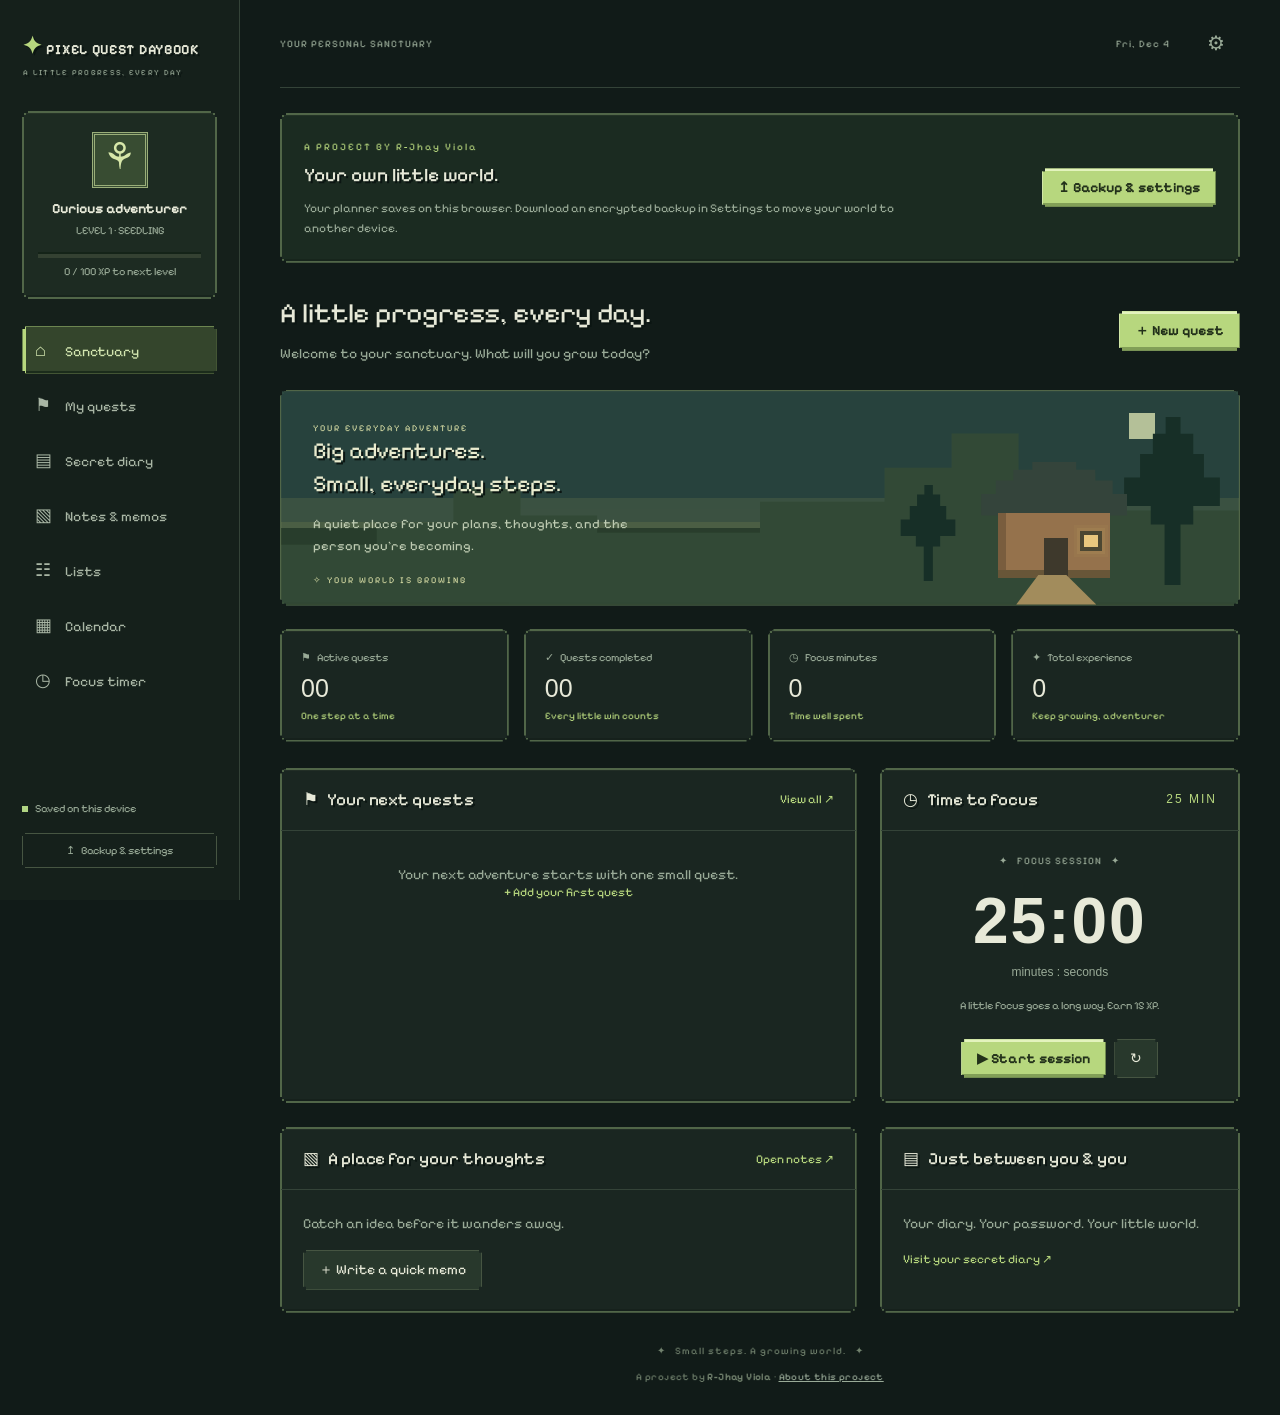
<file: index.html>
<!doctype html><html lang="en"><head><meta charset="UTF-8"><meta name="viewport" content="width=device-width,initial-scale=1"><title>Pixel Quest Daybook · Your everyday adventure</title><meta name="author" content="R-Jhay Viola"><meta name="description" content="Pixel Quest Daybook, a pixel-art productivity app by R-Jhay Viola."><link rel="stylesheet" href="style.css"></head><body><aside><a class="brand" href="#home" onclick="navigate('home');return false"><span>✦</span> PIXEL QUEST DAYBOOK<small>A LITTLE PROGRESS, EVERY DAY</small></a><div class="profile"><div class="avatar">⚘</div><b id="profileName">Curious adventurer</b><small id="level"></small><div class="track"><i id="xpbar"></i></div><small id="xp"></small></div><nav id="nav"></nav><div class="sidebottom"><span class="dot"></span> Saved on this device<button onclick="navigate('settings')">↥ &nbsp; Backup & settings</button></div></aside><main><header><div id="breadcrumb">YOUR PERSONAL SANCTUARY</div><div><span id="today"></span><button class="icon" onclick="navigate('settings')" aria-label="Settings">⚙</button></div></header><div id="view"></div><footer>✦ &nbsp; Small steps. A growing world. &nbsp; ✦<br><span class="creator-credit">A project by <b id="creatorCredit">R-Jhay Viola</b> · <a href="about.html">About this project</a></span></footer></main><div id="toast" role="status"></div><dialog id="modal"><form id="editor"><div class="modalhead"><h2 id="modalTitle"></h2><button type="button" onclick="modal.close()" aria-label="Close">×</button></div><div id="fields"></div><button class="primary" type="submit">Save to my world ↗</button></form></dialog><script src="config.js"></script><script src="app.js"></script></body></html>
</file>
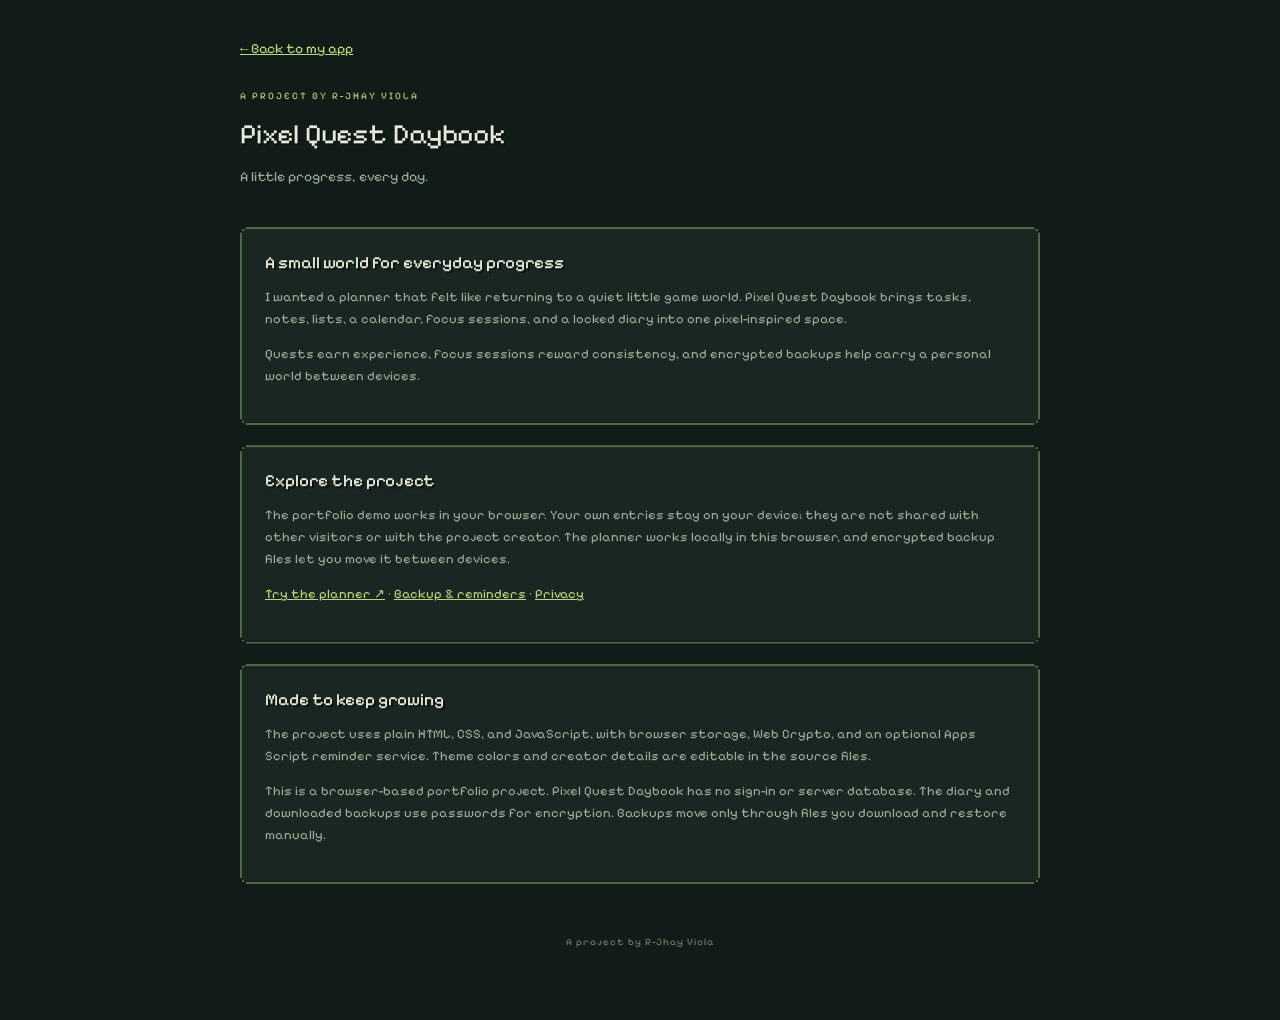
<file: about.html>
<!doctype html>
<html lang="en">
<head>
  <meta charset="utf-8">
  <meta name="viewport" content="width=device-width,initial-scale=1">
  <meta name="author" content="R-Jhay Viola">
  <title>About Pixel Quest Daybook · R-Jhay Viola</title>
  <link rel="stylesheet" href="style.css">
</head>
<body>
  <main style="margin:0 auto;max-width:850px;padding:40px 25px">
    <a href="index.html">← Back to my app</a>
    <div class="intro"><div><div class="eyebrow">A PROJECT BY R-JHAY VIOLA</div><h1 style="margin-top:15px">Pixel Quest Daybook</h1><p>A little progress, every day.</p></div></div>
    <section class="card settings">
      <h2>A small world for everyday progress</h2>
      <p>I wanted a planner that felt like returning to a quiet little game world. Pixel Quest Daybook brings tasks, notes, lists, a calendar, focus sessions, and a locked diary into one pixel-inspired space.</p>
      <p>Quests earn experience, focus sessions reward consistency, and encrypted backups help carry a personal world between devices.</p>
    </section>
    <section class="card settings">
      <h2>Explore the project</h2>
      <p>The portfolio demo works in your browser. Your own entries stay on your device; they are not shared with other visitors or with the project creator. The planner works locally in this browser, and encrypted backup files let you move it between devices.</p>
      <p><a href="index.html">Try the planner ↗</a> · <a href="setup.html">Backup & reminders</a> · <a href="privacy.html">Privacy</a></p>
    </section>
    <section class="card settings">
      <h2>Made to keep growing</h2>
      <p>The project uses plain HTML, CSS, and JavaScript, with browser storage, Web Crypto, and an optional Apps Script reminder service. Theme colors and creator details are editable in the source files.</p>
      <p>This is a browser-based portfolio project. Pixel Quest Daybook has no sign-in or server database. The diary and downloaded backups use passwords for encryption. Backups move only through files you download and restore manually.</p>
    </section>
    <footer>A project by R-Jhay Viola</footer>
  </main>
</body>
</html>
</file>
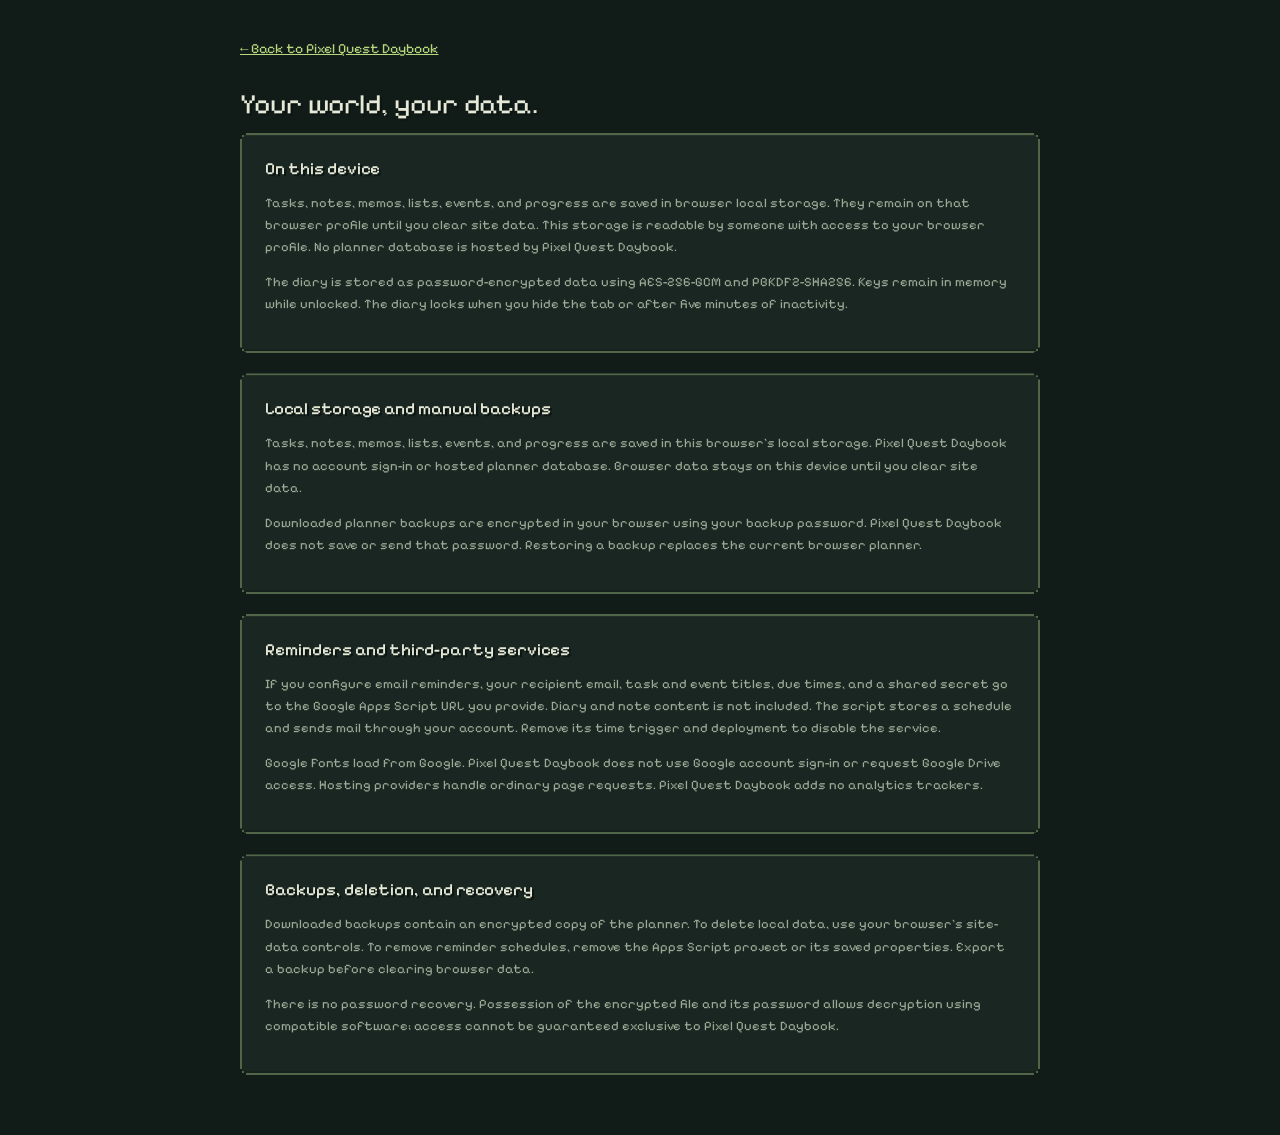
<file: privacy.html>
<!doctype html>
<html lang="en">
<head><meta charset="utf-8"><meta name="viewport" content="width=device-width,initial-scale=1"><title>Pixel Quest Daybook · Privacy</title><link rel="stylesheet" href="style.css"></head>
<body><main style="margin:0 auto;max-width:850px;padding:40px 25px">
<a href="index.html">← Back to Pixel Quest Daybook</a><h1 style="margin-top:30px">Your world, your data.</h1>
<section class="card settings"><h2>On this device</h2><p>Tasks, notes, memos, lists, events, and progress are saved in browser local storage. They remain on that browser profile until you clear site data. This storage is readable by someone with access to your browser profile. No planner database is hosted by Pixel Quest Daybook.</p><p>The diary is stored as password-encrypted data using AES-256-GCM and PBKDF2-SHA256. Keys remain in memory while unlocked. The diary locks when you hide the tab or after five minutes of inactivity.</p></section>
<section class="card settings"><h2>Local storage and manual backups</h2><p>Tasks, notes, memos, lists, events, and progress are saved in this browser’s local storage. Pixel Quest Daybook has no account sign-in or hosted planner database. Browser data stays on this device until you clear site data.</p><p>Downloaded planner backups are encrypted in your browser using your backup password. Pixel Quest Daybook does not save or send that password. Restoring a backup replaces the current browser planner.</p></section>
<section class="card settings"><h2>Reminders and third-party services</h2><p>If you configure email reminders, your recipient email, task and event titles, due times, and a shared secret go to the Google Apps Script URL you provide. Diary and note content is not included. The script stores a schedule and sends mail through your account. Remove its time trigger and deployment to disable the service.</p><p>Google Fonts load from Google. Pixel Quest Daybook does not use Google account sign-in or request Google Drive access. Hosting providers handle ordinary page requests. Pixel Quest Daybook adds no analytics trackers.</p></section>
<section class="card settings"><h2>Backups, deletion, and recovery</h2><p>Downloaded backups contain an encrypted copy of the planner. To delete local data, use your browser’s site-data controls. To remove reminder schedules, remove the Apps Script project or its saved properties. Export a backup before clearing browser data.</p><p>There is no password recovery. Possession of the encrypted file and its password allows decryption using compatible software; access cannot be guaranteed exclusive to Pixel Quest Daybook.</p></section>
</main></body></html>
</file>
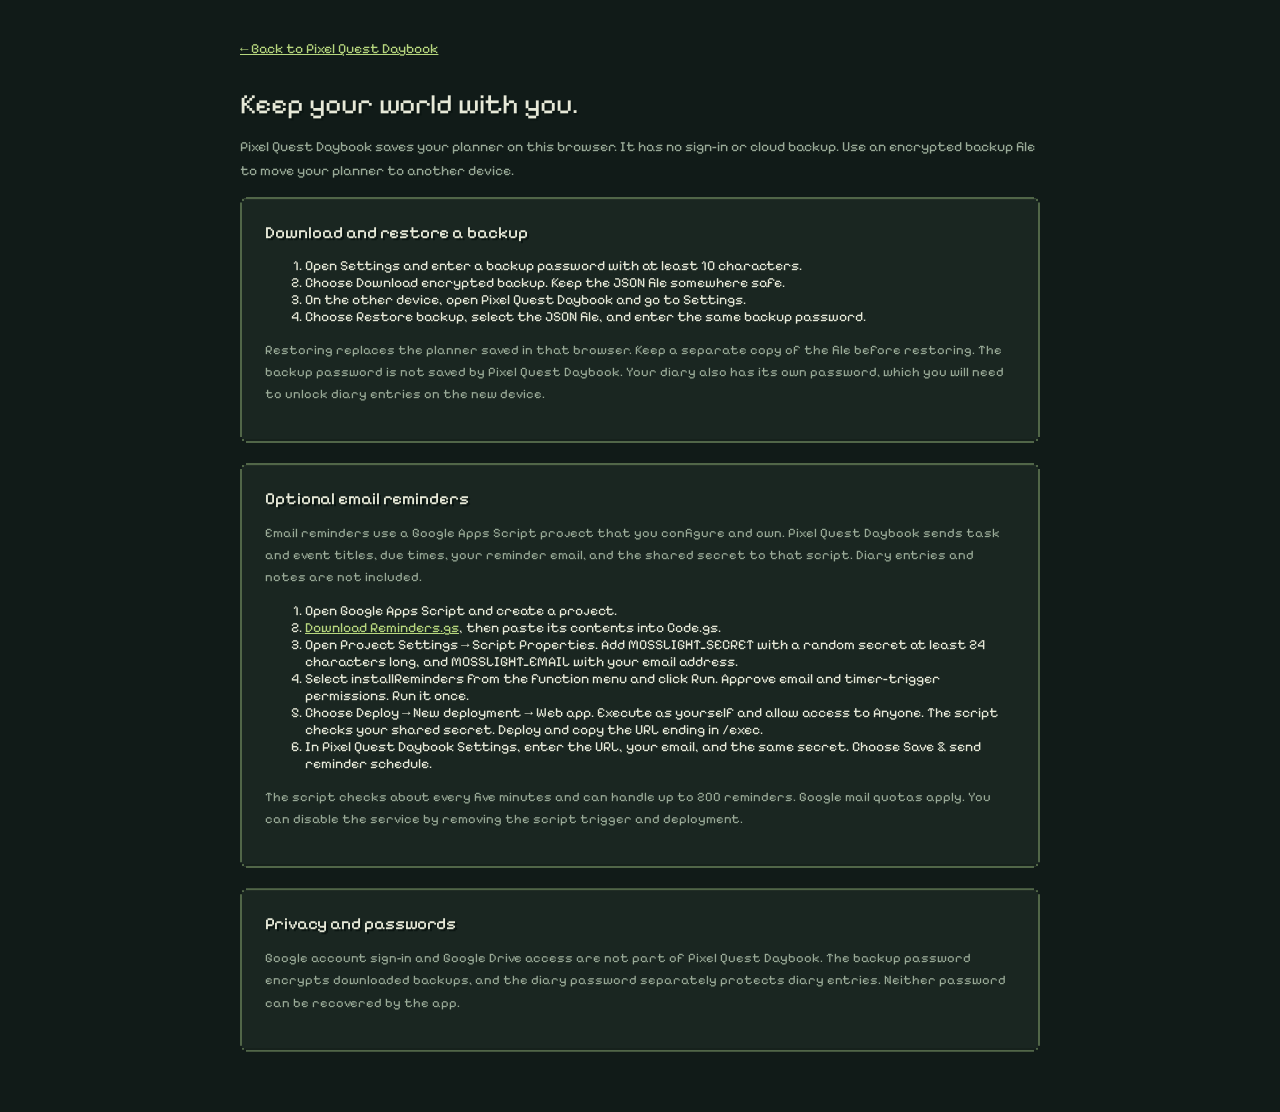
<file: setup.html>
<!doctype html><html lang="en"><head><meta charset="utf-8"><meta name="viewport" content="width=device-width,initial-scale=1"><title>Pixel Quest Daybook · Backup setup</title><link rel="stylesheet" href="style.css"></head><body><main style="margin:0 auto;max-width:850px;padding:40px 25px"><a href="index.html">← Back to Pixel Quest Daybook</a><h1 style="margin-top:30px">Keep your world with you.</h1><p>Pixel Quest Daybook saves your planner on this browser. It has no sign-in or cloud backup. Use an encrypted backup file to move your planner to another device.</p><section class="card settings"><h2>Download and restore a backup</h2><ol><li>Open Settings and enter a backup password with at least 10 characters.</li><li>Choose Download encrypted backup. Keep the JSON file somewhere safe.</li><li>On the other device, open Pixel Quest Daybook and go to Settings.</li><li>Choose Restore backup, select the JSON file, and enter the same backup password.</li></ol><p>Restoring replaces the planner saved in that browser. Keep a separate copy of the file before restoring. The backup password is not saved by Pixel Quest Daybook. Your diary also has its own password, which you will need to unlock diary entries on the new device.</p></section><section id="email" class="card settings"><h2>Optional email reminders</h2><p>Email reminders use a Google Apps Script project that you configure and own. Pixel Quest Daybook sends task and event titles, due times, your reminder email, and the shared secret to that script. Diary entries and notes are not included.</p><ol><li>Open Google Apps Script and create a project.</li><li><a href="Reminders.gs" download>Download Reminders.gs</a>, then paste its contents into Code.gs.</li><li>Open Project Settings → Script Properties. Add MOSSLIGHT_SECRET with a random secret at least 24 characters long, and MOSSLIGHT_EMAIL with your email address.</li><li>Select installReminders from the function menu and click Run. Approve email and timer-trigger permissions. Run it once.</li><li>Choose Deploy → New deployment → Web app. Execute as yourself and allow access to Anyone. The script checks your shared secret. Deploy and copy the URL ending in /exec.</li><li>In Pixel Quest Daybook Settings, enter the URL, your email, and the same secret. Choose Save & send reminder schedule.</li></ol><p>The script checks about every five minutes and can handle up to 200 reminders. Google mail quotas apply. You can disable the service by removing the script trigger and deployment.</p></section><section class="card settings"><h2>Privacy and passwords</h2><p>Google account sign-in and Google Drive access are not part of Pixel Quest Daybook. The backup password encrypts downloaded backups, and the diary password separately protects diary entries. Neither password can be recovered by the app.</p></section></main></body></html>
</file>
<file: style.css>
/* Mosslight theme: edit the :root colors to personalize the project. */
@import url('https://fonts.googleapis.com/css2?family=Pixelify+Sans:wght@400;500;600;700&display=swap');
:root{--bg:#111b18;--panel:#1a2621;--border:#344338;--text:#e7e9d8;--muted:#99aa97;--green:#b7d77e;--gold:#efc879}*{box-sizing:border-box}body{margin:0;background:var(--bg);color:var(--text);font:14px 'Pixelify Sans',monospace}button,input,textarea,select{font:inherit}button,a{ -webkit-tap-highlight-color:transparent}button{cursor:pointer;color:inherit;background:#28382c;border:1px solid #465542;padding:10px 15px;border-radius:5px}button:hover{background:#3b4e35}button:focus-visible,a:focus-visible{outline:2px solid var(--gold);outline-offset:4px}a{color:var(--green)}aside{width:240px;position:fixed;inset:0 auto 0 0;border-right:1px solid var(--border);padding:32px 22px;background:#15201b;display:flex;flex-direction:column}.brand{text-decoration:none;letter-spacing:.7px;font:bold 14px 'Pixelify Sans',monospace;color:var(--text);white-space:nowrap}.brand span{color:var(--green);font-size:24px}.brand small{display:block;font:8px 'Pixelify Sans',monospace;letter-spacing:1.3px;color:var(--muted);margin:7px 0 0 1px}.profile{margin:34px 0 27px;padding:20px 15px;background:#1d2b22;border:1px solid var(--border);text-align:center;border-radius:7px}.avatar{margin:0 auto 12px;background:#384c32;color:#d7e7a9;border:3px double #9aae79;width:56px;height:56px;font-size:37px;image-rendering:pixelated}.profile b,.profile small{display:block}.profile small{color:var(--muted);font-size:11px;margin-top:7px}.track{height:6px;background:#344132;margin-top:15px;border-radius:3px;overflow:hidden}.track i{display:block;height:100%;background:var(--green)}nav{display:grid;gap:7px}nav button{background:none;border-color:transparent;text-align:left;color:#a9b6a5;padding:12px}nav button.active{background:#34452c;color:#d2e5af;border:1px solid #53683e}nav button span{display:inline-block;width:30px;font-size:18px}.sidebottom{margin-top:auto;color:var(--muted);font-size:11px}.sidebottom button{width:100%;margin-top:18px;background:transparent}.dot{display:inline-block;background:#b0d483;width:6px;height:6px;border-radius:50%;margin-right:5px}main{margin-left:240px;padding:0 40px;max-width:1700px}header{height:88px;display:flex;align-items:center;justify-content:space-between;border-bottom:1px solid var(--border);color:var(--muted);font:10px 'Pixelify Sans',monospace;letter-spacing:1px}header>div:last-child{display:flex;align-items:center;gap:22px}.icon{background:none;border:none;font-size:20px}h1{font-family:'Pixelify Sans',monospace;font-size:28px;font-weight:400;letter-spacing:-1px;margin:0 0 12px}h2{font-size:17px;font-weight:500;margin:0}h3{font-weight:500;font-size:15px}p{color:var(--muted);line-height:1.7}.intro{display:flex;justify-content:space-between;align-items:center;margin:33px 0 24px}.eyebrow{font:10px 'Pixelify Sans',monospace;letter-spacing:2px;color:var(--green)}.primary{background:var(--green);color:#22301a;border:1px solid #d0e79f;box-shadow:0 3px 0 #677e47;font-weight:700}.primary:hover{background:#cee99e}.hero{height:216px;position:relative;overflow:hidden;border:1px solid #526246;border-radius:8px;background:#263d36;margin-bottom:23px}.heroText{position:relative;z-index:2;padding:32px;max-width:65%}.heroText h2{font:23px 'Pixelify Sans',monospace;line-height:1.45;color:#e9ebce}.heroText p{color:#bdcab1;max-width:350px;font-size:13px}.heroText .eyebrow{font-size:9px;color:#d6dba4}.landscape{position:absolute;inset:0;background:linear-gradient(#29443f 0 50%,#3f5543 50% 61%,#526447 61% 64%,#2a3e2b 64% 100%);image-rendering:pixelated;opacity:.85}.landscape:before{content:'';position:absolute;width:100%;height:80%;bottom:0;background:#354c37;clip-path:polygon(0 65%,10% 65%,10% 52%,18% 52%,18% 32%,25% 32%,25% 48%,33% 48%,33% 58%,50% 58%,50% 40%,63% 40%,63% 20%,70% 20%,70% 0,77% 0,77% 23%,85% 23%,85% 45%,100% 45%,100% 100%,0 100%)}.scene{position:absolute;right:3%;bottom:0;width:340px;height:200px}.tree{position:absolute;width:76px;height:120px;bottom:20px;background:#172f27;clip-path:polygon(44% 0,58% 0,58% 10%,70% 10%,70% 22%,80% 22%,80% 36%,95% 36%,95% 53%,70% 53%,70% 64%,58% 64%,58% 100%,43% 100%,43% 64%,30% 64%,30% 53%,5% 53%,5% 36%,20% 36%,20% 22%,32% 22%,32% 10%,44% 10%)}.tree.one{right:0;transform:scale(1.4);transform-origin:bottom}.tree.two{right:244px;bottom:12px;transform:scale(.8)}.cabin{position:absolute;right:100px;bottom:27px;width:112px;height:65px;background:#95724c;box-shadow:inset 0 -8px #685638,inset 8px 0 #795d3e}.roof{position:absolute;width:146px;height:54px;background:#34443b;bottom:89px;right:83px;clip-path:polygon(35% 0,65% 0,65% 15%,78% 15%,78% 35%,90% 35%,90% 60%,100% 60%,100% 100%,0 100%,0 60%,10% 60%,10% 35%,22% 35%,22% 15%,35% 15%)}.door{position:absolute;background:#3e392c;width:24px;height:40px;bottom:27px;right:142px}.window{position:absolute;background:#e9c77e;width:22px;height:20px;right:108px;bottom:54px;box-shadow:0 0 20px #dbbd6055;border:4px solid #4c4732}.moon{position:absolute;right:84px;top:22px;background:#ced7aa;width:26px;height:26px;box-shadow:6px 0 #29443f}.path{position:absolute;width:80px;height:30px;right:114px;bottom:0;background:#a28c5c;clip-path:polygon(28% 0,62% 0,100% 100%,0 100%)}.stats{display:grid;grid-template-columns:repeat(4,1fr);gap:15px;margin-bottom:26px}.stat{border:1px solid var(--border);border-radius:6px;padding:18px 20px;background:var(--panel)}.stat small{color:var(--muted);font-size:11px}.stat b{display:block;font:25px 'Pixelify Sans',monospace;margin:9px 0 3px}.stat em{font-style:normal;font-size:10px;color:var(--green)}.grid{display:grid;grid-template-columns:minmax(0,1.6fr) minmax(280px,1fr);gap:23px}.card{border:1px solid var(--border);background:var(--panel);border-radius:7px;overflow:hidden}.cardhead{display:flex;align-items:center;justify-content:space-between;padding:20px 22px;border-bottom:1px solid var(--border)}.textbtn{background:none;border:none;color:var(--green);padding:0;font-size:12px}.rows{padding:0 22px}.quest{display:flex;align-items:center;gap:13px;padding:18px 0;border-bottom:1px solid #303e32}.quest:last-child{border:0}.check{width:20px;height:20px;padding:0;border-radius:3px;background:none;flex-shrink:0}.check.done{background:var(--green);color:#172818}.quest .details{flex:1;min-width:0}.quest b{font-size:13px;font-weight:500}.quest small{display:block;color:var(--muted);font-size:10px;margin-top:7px}.tag{font:9px 'Pixelify Sans',monospace;color:var(--gold);background:#3d3827;border:1px solid #5c5032;padding:5px 7px;white-space:nowrap}.delete{background:none;border:0;color:var(--muted);padding:4px}.timer{text-align:center;padding:24px}.timerMode{color:var(--muted);font:10px 'Pixelify Sans',monospace;letter-spacing:1px}.clock{font:46px 'Pixelify Sans',monospace;margin:16px 0 7px}.timer p{font-size:11px;margin:0 0 23px}.timer button{margin:0 4px}.lower{margin-top:24px}.notecard{padding:20px;background:#292e22;border:1px solid #4b5138;border-radius:5px;cursor:pointer}.notecard p{font-size:12px;white-space:pre-wrap;overflow-wrap:anywhere}.notecard small{color:var(--muted)}.notesgrid{display:grid;grid-template-columns:repeat(3,1fr);gap:16px;margin:24px 0}.empty{padding:35px;text-align:center;color:var(--muted)}footer{text-align:center;font-size:10px;letter-spacing:1px;color:#71816d;padding:32px}dialog{width:480px;max-width:94vw;background:var(--panel);border:1px solid #71815c;border-radius:8px;color:var(--text);padding:25px}dialog::backdrop{background:#07100bd9;backdrop-filter:blur(5px)}.modalhead{display:flex;justify-content:space-between;align-items:center;margin-bottom:20px}.modalhead button{border:0;background:none;font-size:23px}label{display:block;font-size:12px;color:var(--muted);margin:15px 0 7px}input,textarea,select{width:100%;padding:11px;color:var(--text);background:#111c16;border:1px solid #46533e;border-radius:4px}textarea{min-height:140px;resize:vertical}#editor>.primary{margin-top:22px;width:100%}#toast{position:fixed;right:25px;bottom:25px;background:#d7e9b3;color:#26341e;padding:15px 22px;border-radius:5px;opacity:0;pointer-events:none;z-index:10;transition:opacity .2s}.calendar{display:grid;grid-template-columns:repeat(7,1fr);gap:1px;background:var(--border);border:1px solid var(--border);border-radius:6px;overflow:hidden}.day{background:var(--panel);min-height:105px;padding:10px;text-align:left;border:0;border-radius:0;display:flex;flex-direction:column;gap:5px}.day.today{box-shadow:inset 0 0 0 1px var(--green)}.day small{color:var(--green);font-size:10px}.weekday{background:#29362a;text-align:center;padding:12px;font:11px 'Pixelify Sans',monospace}.settings{padding:24px;margin-bottom:20px}.settings h2{margin-bottom:12px}.settings p{font-size:13px}.settings button{margin:12px 8px 0 0}.lock{text-align:center;padding:45px}.lock .glyph{font-size:45px;color:var(--gold)}.lock input{max-width:340px;margin:10px auto;display:block}.notice{background:#343322;border:1px solid #645b37;padding:14px;color:#ddd0a1;font-size:12px;line-height:1.7}.muted{color:var(--muted)}.tabs{display:flex;gap:10px;margin-bottom:18px}.tabs .active{color:var(--green);border-color:var(--green)}@media(min-width:1450px){main{padding:0 60px}.hero{height:240px}.scene{right:10%}}@media(max-width:1000px){aside{width:200px;padding:25px 15px}main{margin-left:200px;padding:0 25px}.brand{font-size:13px}.stats{gap:8px}.stat{padding:15px}.grid{grid-template-columns:1fr}.notesgrid{grid-template-columns:repeat(2,1fr)}.heroText{max-width:75%}}@media(max-width:650px){aside{position:static;width:100%;padding:18px}.brand small,.profile,.sidebottom{display:none}nav{display:flex;overflow:auto;margin-top:15px;gap:2px}nav button{white-space:nowrap;font-size:11px;padding:9px}nav button span{width:20px}main{margin:0;padding:0 18px}header{height:58px;font-size:8px}h1{font-size:23px}.intro{margin:24px 0 18px;gap:12px}.intro p{font-size:12px}.heroText{max-width:90%;padding:22px}.heroText h2{font-size:19px}.scene{right:-90px;opacity:.55}.heroText p{max-width:220px}.stats{grid-template-columns:repeat(2,1fr)}.notesgrid{grid-template-columns:1fr}.day{min-height:80px;padding:5px;font-size:11px}.day small{font-size:8px}header>div:last-child{gap:5px}.tag{font-size:8px}.cardhead{padding:17px}.rows{padding:0 15px}}

.welcome-strip{margin:25px 0 0;display:flex;align-items:center;justify-content:space-between;gap:30px;padding:23px;background:#1b2b21;border:1px solid #455b3a;border-radius:7px}.welcome-strip h2{margin-top:10px;font-family:'Pixelify Sans',monospace;font-size:19px}.welcome-strip p{font-size:12px;margin-bottom:0;max-width:610px}.welcome-strip small{display:block;font-size:9px;color:var(--muted);max-width:190px;line-height:1.6;margin-top:9px}.creator-credit{display:block;margin-top:14px;font:10px 'Pixelify Sans',monospace;letter-spacing:.4px}.creator-credit a{color:var(--muted)}
@media(max-width:750px){.welcome-strip{flex-direction:column;align-items:flex-start;gap:15px}.welcome-strip small{max-width:100%}header{height:auto;min-height:70px;gap:10px;flex-wrap:wrap;padding:12px 0}header>div:last-child{flex-wrap:wrap}}

/* Pixel finish: typography and decoration only. Existing grids, spacing,
   breakpoints, and screen order stay in the original rules above. */
:root {
  --pixel-font: 'Pixelify Sans', 'Courier New', monospace;
  --pixel-frame: url("data:image/svg+xml,%3Csvg xmlns='http://www.w3.org/2000/svg' width='16' height='16' viewBox='0 0 16 16' shape-rendering='crispEdges'%3E%3Cpath fill='%23516648' fill-rule='evenodd' d='M4 0h8v2h2v2h2v8h-2v2h-2v2H4v-2H2v-2H0V4h2V2h2z M4 2v2H2v8h2v2h8v-2h2V4h-2V2z'/%3E%3C/svg%3E");
  --pixel-panel-corners: polygon(6px 0, calc(100% - 6px) 0, calc(100% - 6px) 2px, calc(100% - 2px) 2px, calc(100% - 2px) 6px, 100% 6px, 100% calc(100% - 6px), calc(100% - 2px) calc(100% - 6px), calc(100% - 2px) calc(100% - 2px), calc(100% - 6px) calc(100% - 2px), calc(100% - 6px) 100%, 6px 100%, 6px calc(100% - 2px), 2px calc(100% - 2px), 2px calc(100% - 6px), 0 calc(100% - 6px), 0 6px, 2px 6px, 2px 2px, 6px 2px);
}
body, button, input, textarea, select, code, pre {
  font-family: var(--pixel-font);
}
h1, h2, h3, .brand {
  text-shadow: 2px 2px 0 #0b1512;
}
h1 { letter-spacing: 0; }
.card, .stat, .profile, .hero, .welcome-strip, .notecard, .calendar, dialog, .notice {
  border-radius: 0;
  border-image: var(--pixel-frame) 6 / 6px / 0 stretch;
  clip-path: var(--pixel-panel-corners);
  box-shadow: inset 0 2px 0 #a9c1840d, inset 0 -3px 0 #07110c33;
}
button, input, textarea, select, .avatar, .track, .tag, #toast {
  border-radius: 0;
}
button:not(.textbtn):not(.delete):not(.icon):not(.day):not(.check):not(.modalhead button) {
  clip-path: polygon(3px 0, calc(100% - 3px) 0, calc(100% - 3px) 3px, 100% 3px, 100% calc(100% - 3px), calc(100% - 3px) calc(100% - 3px), calc(100% - 3px) 100%, 3px 100%, 3px calc(100% - 3px), 0 calc(100% - 3px), 0 3px, 3px 3px);
}
.primary {
  border-color: #d1e6a6 #718b50 #718b50 #d1e6a6;
  box-shadow: inset 0 2px 0 #e3f3bd, inset 0 -3px 0 #829f57;
}
.primary:active { box-shadow: inset 0 2px 0 #829f57, inset 0 -1px 0 #d1e6a6; }

nav button.active {
  border-color: #6c8550 #435534 #435534 #6c8550;
  box-shadow: inset 3px 0 0 #b7d77e, inset 0 -2px 0 #1b2c1b;
}
.track { box-shadow: inset 0 2px 0 #142318; }
.track i { background: repeating-linear-gradient(90deg, #b7d77e 0 12px, #8ca95f 12px 14px); }
.check { border: 2px solid #70855e; box-shadow: inset 0 2px 0 #0b1710; }
.check.done { box-shadow: inset 0 2px 0 #d3e8ac, inset 0 -2px 0 #829f57; }
input, textarea, select { border-color: #536348; box-shadow: inset 2px 2px 0 #07110b; }
input:focus-visible, textarea:focus-visible, select:focus-visible { outline: 2px solid var(--green); outline-offset: 2px; }
/* An inset focus ring stays visible inside clipped pixel corners. */
button:focus-visible, dialog:focus-visible { outline: 2px solid var(--gold); outline-offset: -4px; }
.dot { border-radius: 0; }
.clock, .stat b { font-variant-numeric: tabular-nums; }
.hero .window { box-shadow: 0 0 0 3px #d7bc6c18, 0 0 0 6px #d7bc6c0c; }
#toast { border: 2px solid #829f57; box-shadow: 3px 3px 0 #07110c; }

/* Clear numerals keep 5, 2, 3 and 8 distinct while headings stay pixel styled. */
.clock, .stat b, input[type="number"], input[type="date"], input[type="datetime-local"], .sessionLengthLabel {
  font-family: Arial, Helvetica, sans-serif;
  font-variant-numeric: tabular-nums lining-nums;
}
.clock { font-size: clamp(48px, 9vw, 64px); font-weight: 700; letter-spacing: 2px; line-height: 1.2; margin-bottom: 4px; }
.clockUnits { font: 12px/1.5 Arial, sans-serif; color: var(--muted); margin-bottom: 16px; }
.cardhead { flex-wrap: wrap; gap: 12px; }
.sessionLengthLabel { white-space: nowrap; font-size: 12px; }
</file>
